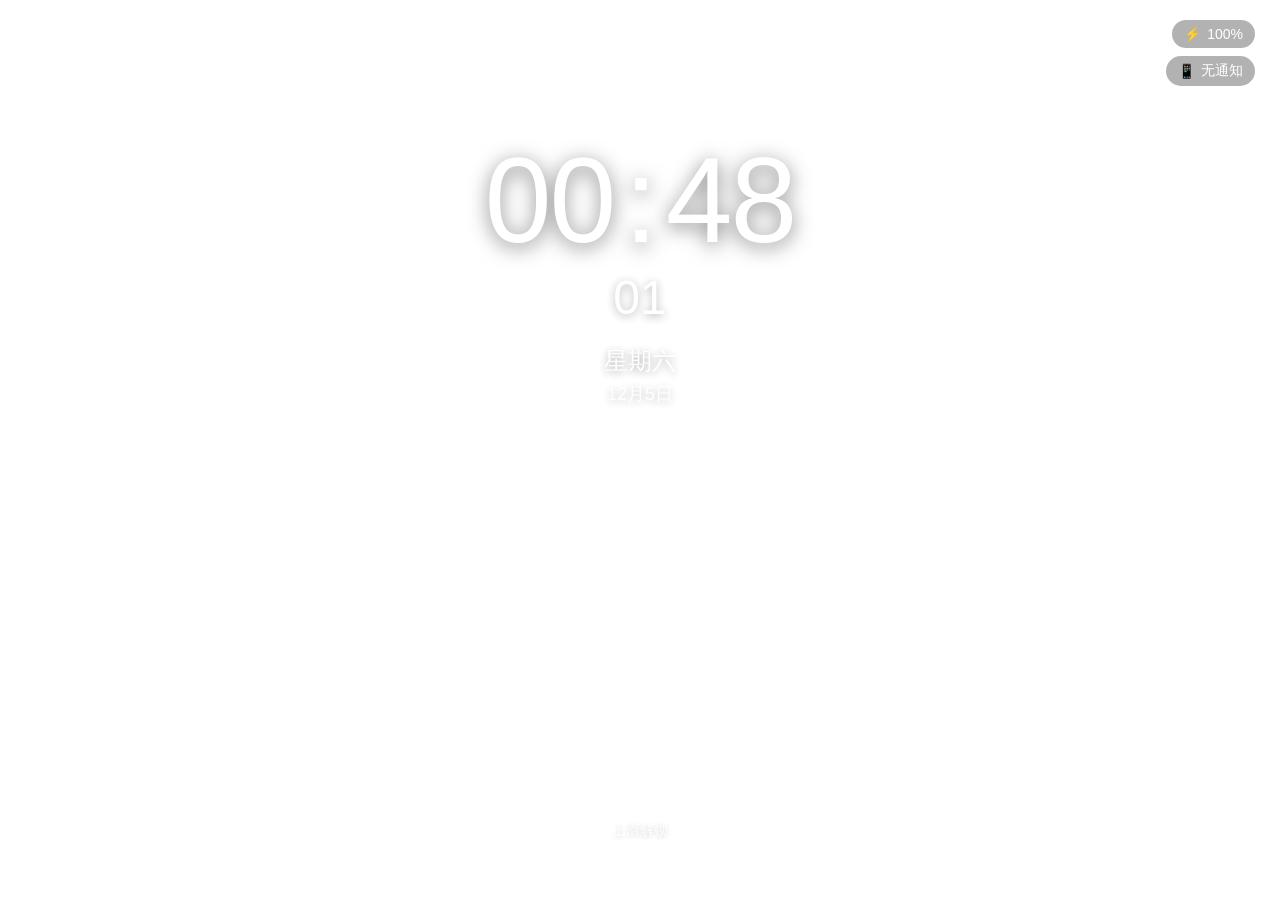
<file: src/clock-theme/index.html>
<!DOCTYPE html>
<html lang="zh-CN">
<head>
    <meta charset="UTF-8">
    <meta name="viewport" content="width=device-width, initial-scale=1.0">
    <title>time</title>
    <link rel="stylesheet" href="css/style.css">
</head>
<body>
    <div class="lockscreen-container">
        <div class="clock-section">
            <div class="time-display">
                <span id="hours">12</span>
                <span class="colon">:</span>
                <span id="minutes">00</span>
            </div>
            <div class="seconds-display">
                <span id="seconds">00</span>
            </div>
            <div class="date-display">
                <span id="weekday">星期一</span>
                <span id="date">1月1日</span>
            </div>
        </div>
        
        <div class="info-section">
            <div class="battery-info">
                <span id="battery-icon">🔋</span>
                <span id="battery-level">--%</span>
            </div>
            <div class="notification-hint" id="notification-hint">
                <span>📱</span>
                <span>无通知</span>
            </div>
        </div>
        
        <div class="unlock-hint">
            <span>上滑解锁</span>
        </div>
    </div>
    
    <script src="js/main.js"></script>
</body>
</html>
</file>
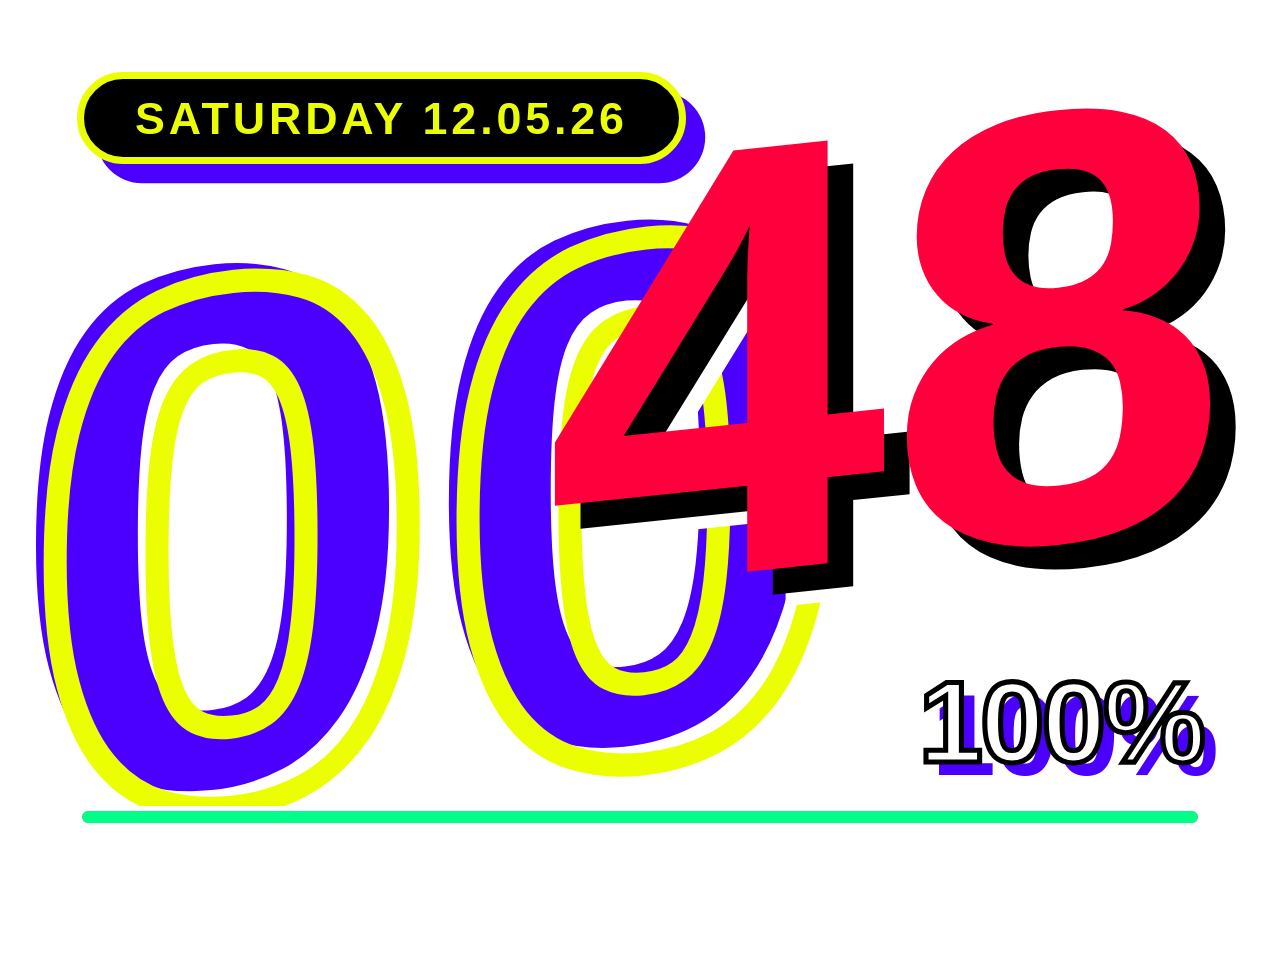
<file: src/official/Acid-Geometry/index.html>
<!--
 * Copyright (C) 2026 The AviumUI Project
 *
 * Licensed under the Apache License, Version 2.0 (the "License");
 * you may not use this file except in compliance with the License.
 * You may obtain a copy of the License at
 *
 *      http://www.apache.org/licenses/LICENSE-2.0
 *
 * Unless required by applicable law or agreed to in writing, software
 * distributed under the License is distributed on an "AS IS" BASIS,
 * WITHOUT WARRANTIES OR CONDITIONS OF ANY KIND, either express or implied.
 * See the License for the specific language governing permissions and
 * limitations under the License.
 -->
<!DOCTYPE html>
<html lang="en">
<head>
    <meta charset="UTF-8">
    <meta name="viewport" content="width=device-width, initial-scale=1.0, user-scalable=no">
    <title>Acid Geometry Lockscreen</title>
    <link rel="stylesheet" href="css/style.css">
</head>
<body>
    <div class="acid-grid">
        <div class="header">
            <div class="date-stamp" id="date">--.--.--</div>
            <div class="noti-rhombus" id="noti"></div>
        </div>
        
        <div class="time-hero">
            <div class="hour-block" id="hour">00</div>
            <div class="minute-block" id="minute">00</div>
        </div>
        
        <div class="footer">
            <div class="battery-text" id="bat-text">100%</div>
            <div class="battery-line">
                <div class="battery-fill" id="bat-fill"></div>
            </div>
        </div>
    </div>
    <script src="js/main.js"></script>
</body>
</html>
</file>
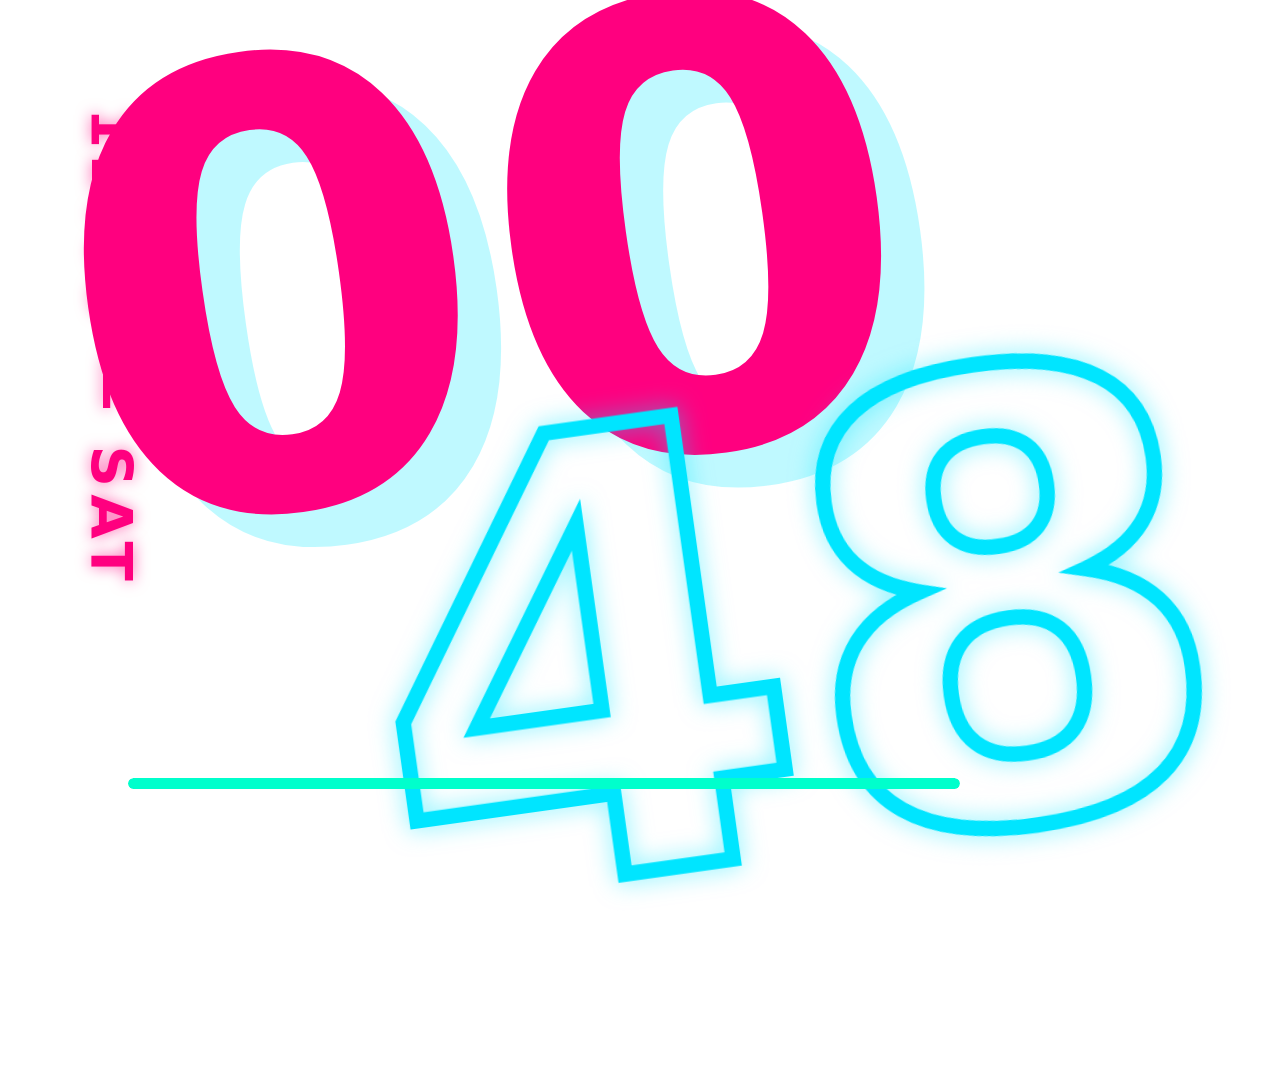
<file: src/official/Avant-Garde-clock/index.html>
<!--
 * Copyright (C) 2026 The AviumUI Project
 *
 * Licensed under the Apache License, Version 2.0 (the "License");
 * you may not use this file except in compliance with the License.
 * You may obtain a copy of the License at
 *
 *      http://www.apache.org/licenses/LICENSE-2.0
 *
 * Unless required by applicable law or agreed to in writing, software
 * distributed under the License is distributed on an "AS IS" BASIS,
 * WITHOUT WARRANTIES OR CONDITIONS OF ANY KIND, either express or implied.
 * See the License for the specific language governing permissions and
 * limitations under the License.
 -->
<!DOCTYPE html>
<html lang="en">
<head>
    <meta charset="UTF-8">
    <meta name="viewport" content="width=device-width, initial-scale=1.0, user-scalable=no">
    <title>Avant-Garde Pink-Blue Lockscreen</title>
    <link rel="stylesheet" href="css/style.css">
</head>
<body>
    <div class="canvas">
        <div class="side-date" id="date-display"></div>
        
        <div class="time-core">
            <div class="hr-box" id="hr">00</div>
            <div class="min-box" id="min">00</div>
        </div>
        
        <div class="bottom-bar">
            <div class="bat-track">
                <div class="bat-fill" id="bat-fill"></div>
            </div>
            <div class="noti-orb" id="noti"></div>
        </div>
    </div>
    <script src="js/main.js"></script>
</body>
</html>
</file>
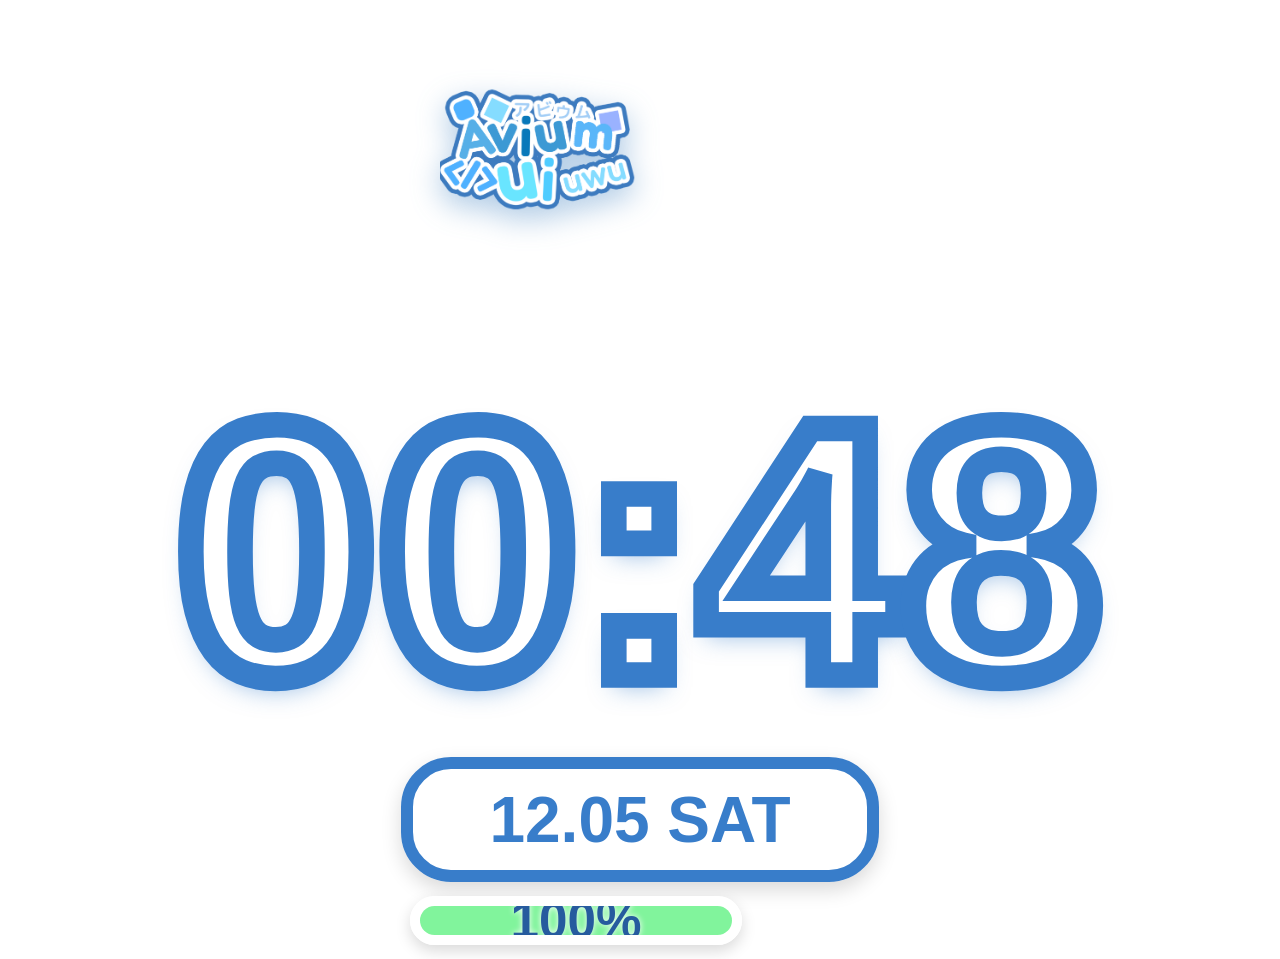
<file: src/official/Avium-clock/index.html>
<!--
 * Copyright (C) 2026 The AviumUI Project
 *
 * Licensed under the Apache License, Version 2.0 (the "License");
 * you may not use this file except in compliance with the License.
 * You may obtain a copy of the License at
 *
 *      http://www.apache.org/licenses/LICENSE-2.0
 *
 * Unless required by applicable law or agreed to in writing, software
 * distributed under the License is distributed on an "AS IS" BASIS,
 * WITHOUT WARRANTIES OR CONDITIONS OF ANY KIND, either express or implied.
 * See the License for the specific language governing permissions and
 * limitations under the License.
 -->
<!DOCTYPE html>
<html lang="zh-CN">
<head>
    <meta charset="UTF-8">
    <meta name="viewport" content="width=device-width, initial-scale=1.0, user-scalable=no">
    <title>Avium Bubble UI Lockscreen</title>
    <link rel="stylesheet" href="css/style.css">
</head>
<body>
    <div class="wrapper">
        <img src="image/Avium.svg" class="logo" alt="Avium UI">
        
        <div class="clock-container">
            <div class="time" id="time">00:00</div>
            <div class="date-pill" id="date">01.01 SUN</div>
        </div>
        
        <div class="status-bar">
            <div class="battery-module">
                <div class="battery-level" id="battery-level"></div>
                <span class="battery-val" id="battery-val">100%</span>
            </div>
            <div class="notification-badge" id="notification-badge"></div>
        </div>
    </div>
    <script src="js/main.js"></script>
</body>
</html>
</file>
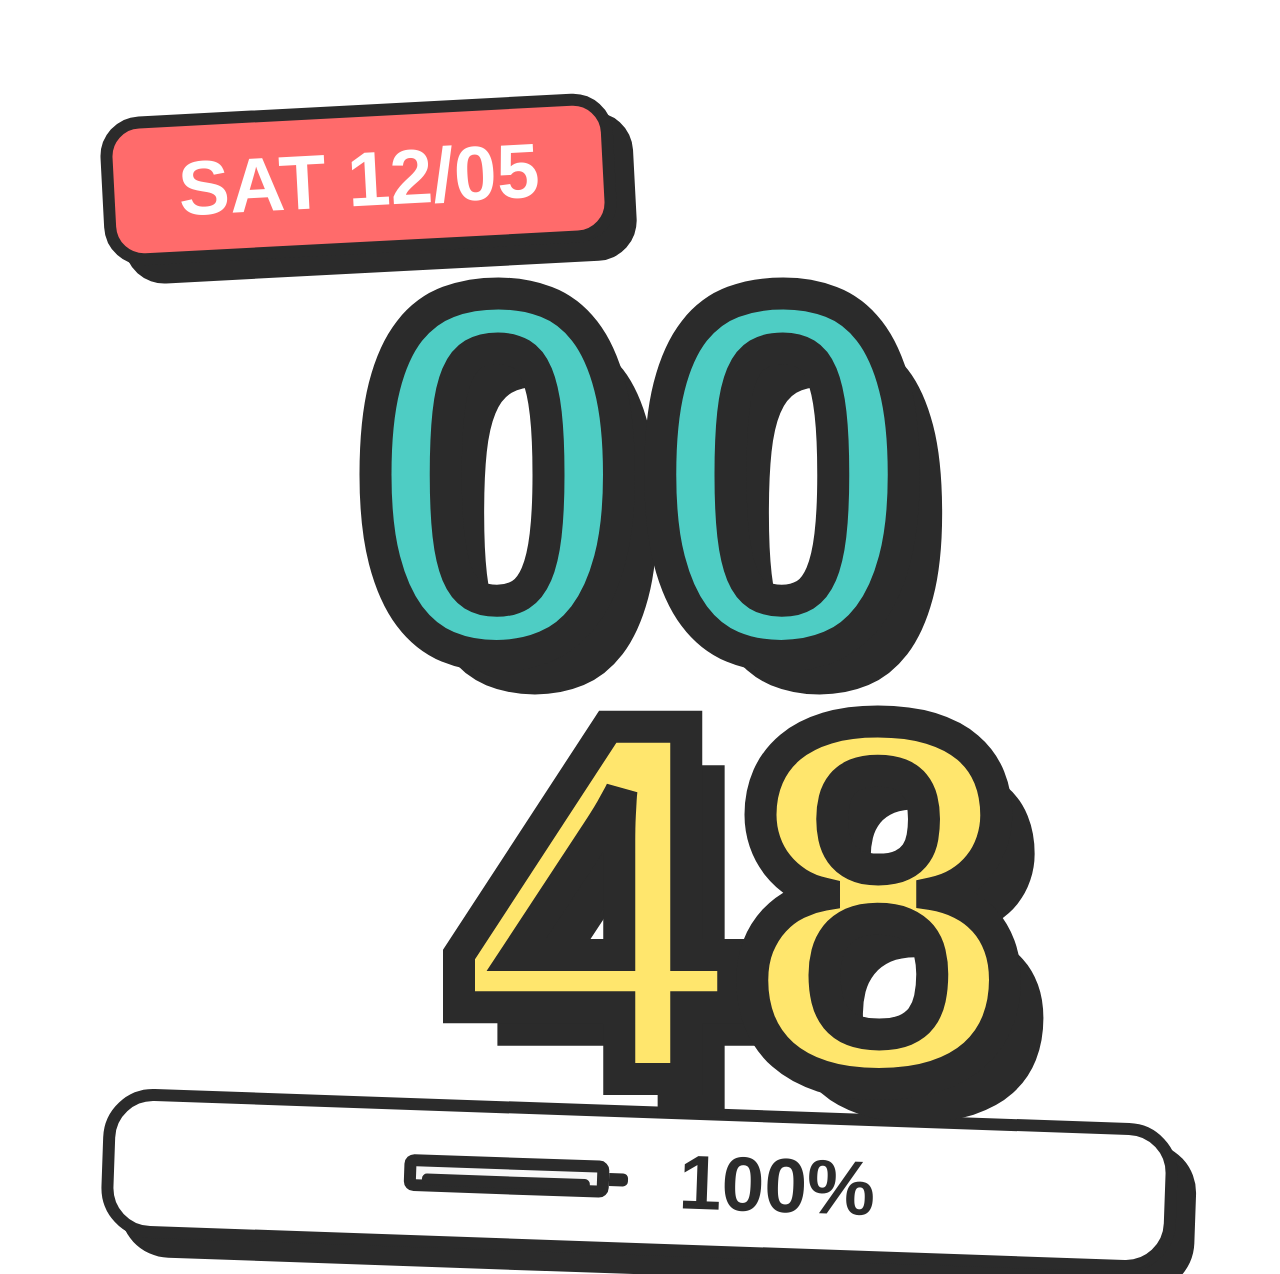
<file: src/official/Cartoon-Pop/index.html>
<!--
 * Copyright (C) 2026 The AviumUI Project
 *
 * Licensed under the Apache License, Version 2.0 (the "License");
 * you may not use this file except in compliance with the License.
 * You may obtain a copy of the License at
 *
 *      http://www.apache.org/licenses/LICENSE-2.0
 *
 * Unless required by applicable law or agreed to in writing, software
 * distributed under the License is distributed on an "AS IS" BASIS,
 * WITHOUT WARRANTIES OR CONDITIONS OF ANY KIND, either express or implied.
 * See the License for the specific language governing permissions and
 * limitations under the License.
 -->
<!DOCTYPE html>
<html lang="en">
<head>
    <meta charset="UTF-8">
    <meta name="viewport" content="width=device-width, initial-scale=1.0, user-scalable=no">
    <title>Cartoon Pop Lockscreen</title>
    <link rel="stylesheet" href="css/style.css">
</head>
<body>
    <div class="cartoon-canvas">
        <div class="top-hud">
            <div class="date-badge" id="date">--/--</div>
            <div class="noti-bubble" id="noti">!</div>
        </div>

        <div class="time-container">
            <div class="time-hours" id="hours">00</div>
            <div class="time-minutes" id="minutes">00</div>
        </div>

        <div class="bottom-hud">
            <div class="battery-wrapper">
                <div class="battery-body">
                    <div class="battery-juice" id="juice"></div>
                </div>
                <div class="battery-cap"></div>
            </div>
            <div class="battery-text" id="bat-text">100%</div>
        </div>
    </div>
    <script src="js/main.js"></script>
</body>
</html>
</file>
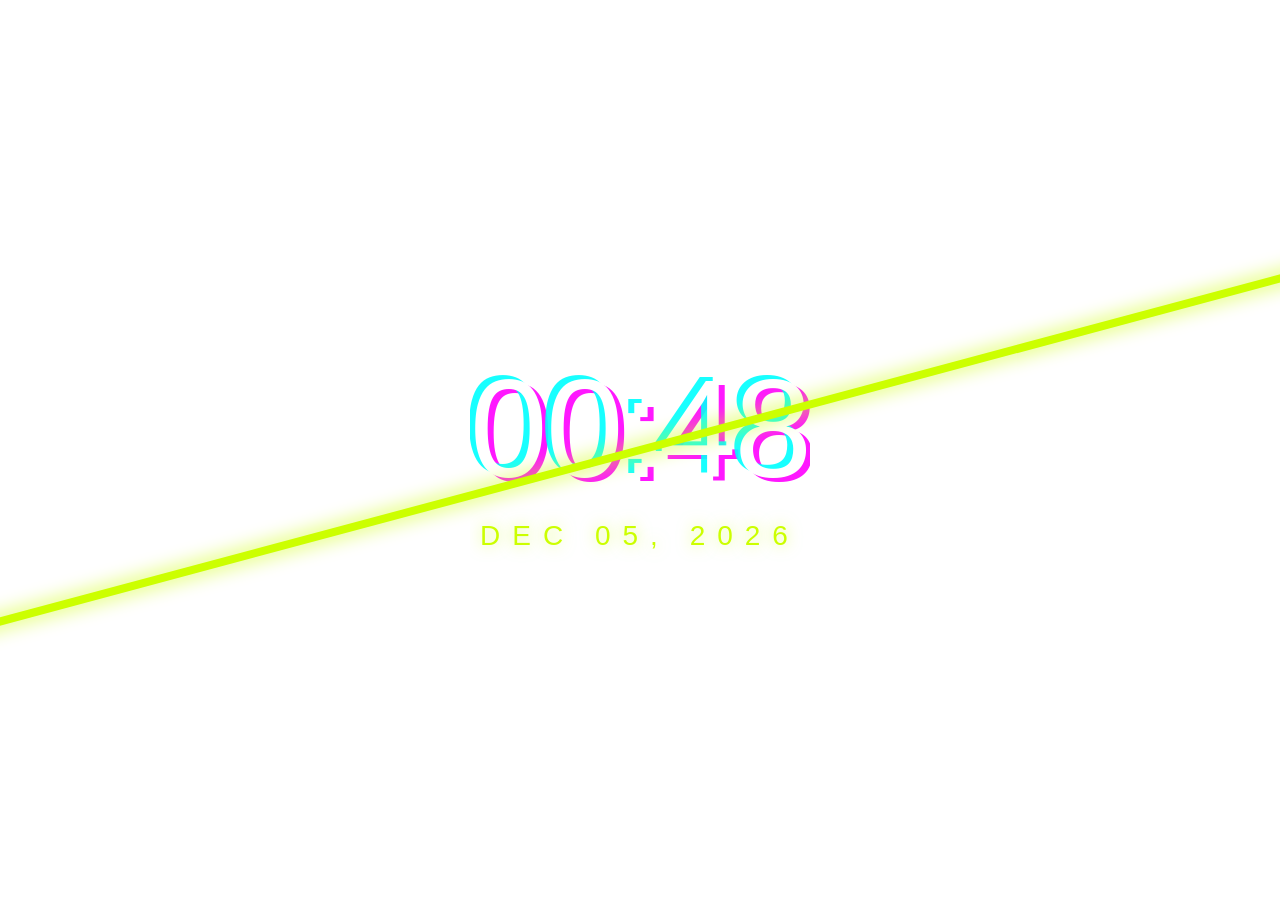
<file: src/official/Chroma-Slice/index.html>
<!--
 * Copyright (C) 2026 The AviumUI Project
 *
 * Licensed under the Apache License, Version 2.0 (the "License");
 * you may not use this file except in compliance with the License.
 * You may obtain a copy of the License at
 *
 *      http://www.apache.org/licenses/LICENSE-2.0
 *
 * Unless required by applicable law or agreed to in writing, software
 * distributed under the License is distributed on an "AS IS" BASIS,
 * WITHOUT WARRANTIES OR CONDITIONS OF ANY KIND, either express or implied.
 * See the License for the specific language governing permissions and
 * limitations under the License.
 -->
<!DOCTYPE html>
<html lang="en">
<head>
<meta charset="UTF-8">
<meta name="viewport" content="width=device-width, initial-scale=1.0">
<title>Chroma Slice</title>
<link rel="stylesheet" href="css/style.css">
</head>
<body>
<div class="wrapper">
<div class="clock" id="clock" data-time="00:00">00:00</div>
<div class="date" id="date"></div>
</div>
<div class="slice"></div>
<script src="js/main.js"></script>
</body>
</html>
</file>
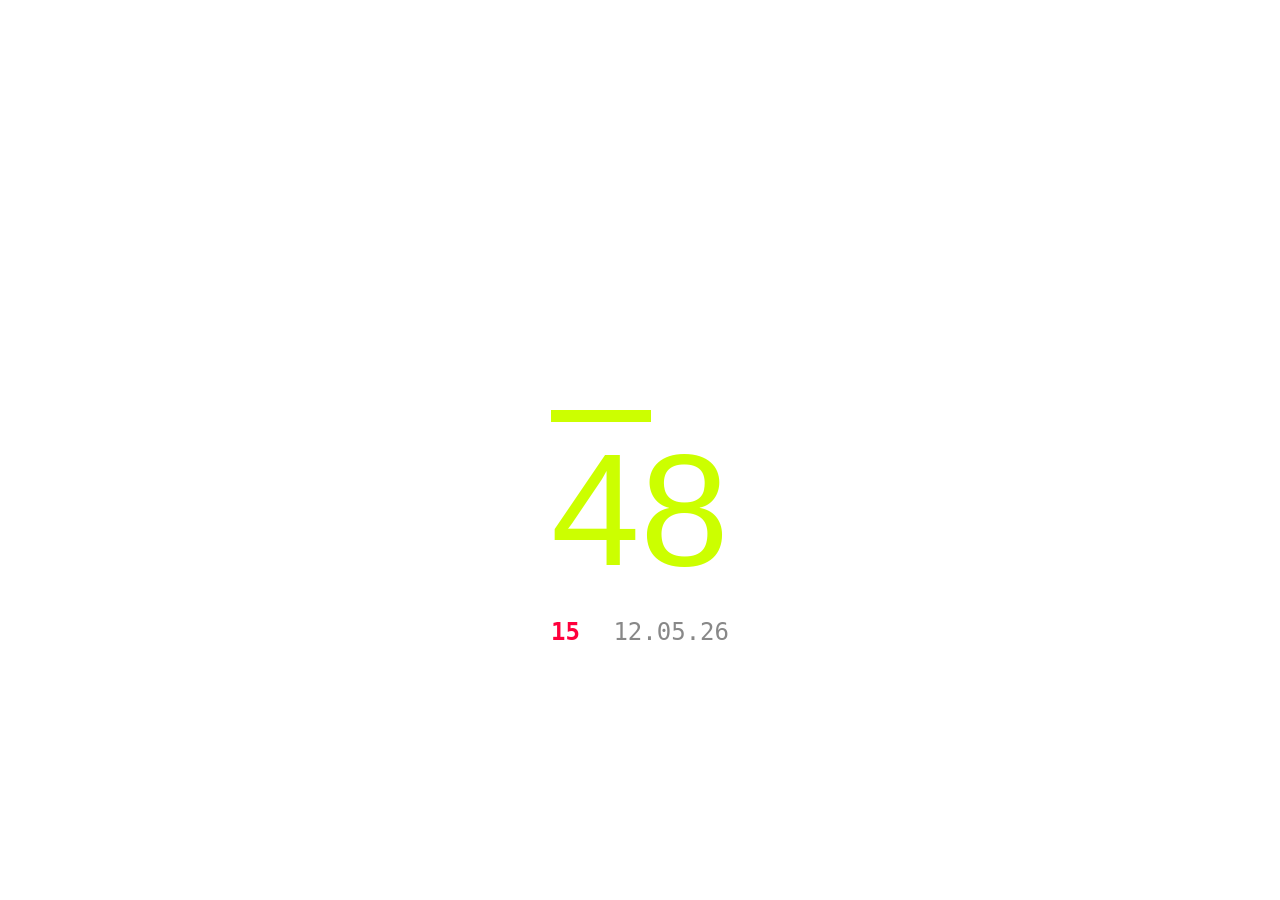
<file: src/official/Cyber-Minimal/index.html>
<!--
 * Copyright (C) 2026 The AviumUI Project
 *
 * Licensed under the Apache License, Version 2.0 (the "License");
 * you may not use this file except in compliance with the License.
 * You may obtain a copy of the License at
 *
 *      http://www.apache.org/licenses/LICENSE-2.0
 *
 * Unless required by applicable law or agreed to in writing, software
 * distributed under the License is distributed on an "AS IS" BASIS,
 * WITHOUT WARRANTIES OR CONDITIONS OF ANY KIND, either express or implied.
 * See the License for the specific language governing permissions and
 * limitations under the License.
 -->
<!DOCTYPE html>
<html lang="en">
<head>
<meta charset="UTF-8">
<meta name="viewport" content="width=device-width, initial-scale=1.0">
<title>Cyber Minimal</title>
<link rel="stylesheet" href="css/style.css">
</head>
<body>
<div class="clock-wrapper">
<div class="time-block">
<div id="hour"></div>
<div class="separator"></div>
<div id="minute"></div>
</div>
<div class="bottom-bar">
<div id="sec"></div>
<div id="date"></div>
</div>
</div>
<script src="js/main.js"></script>
</body>
</html>
</file>
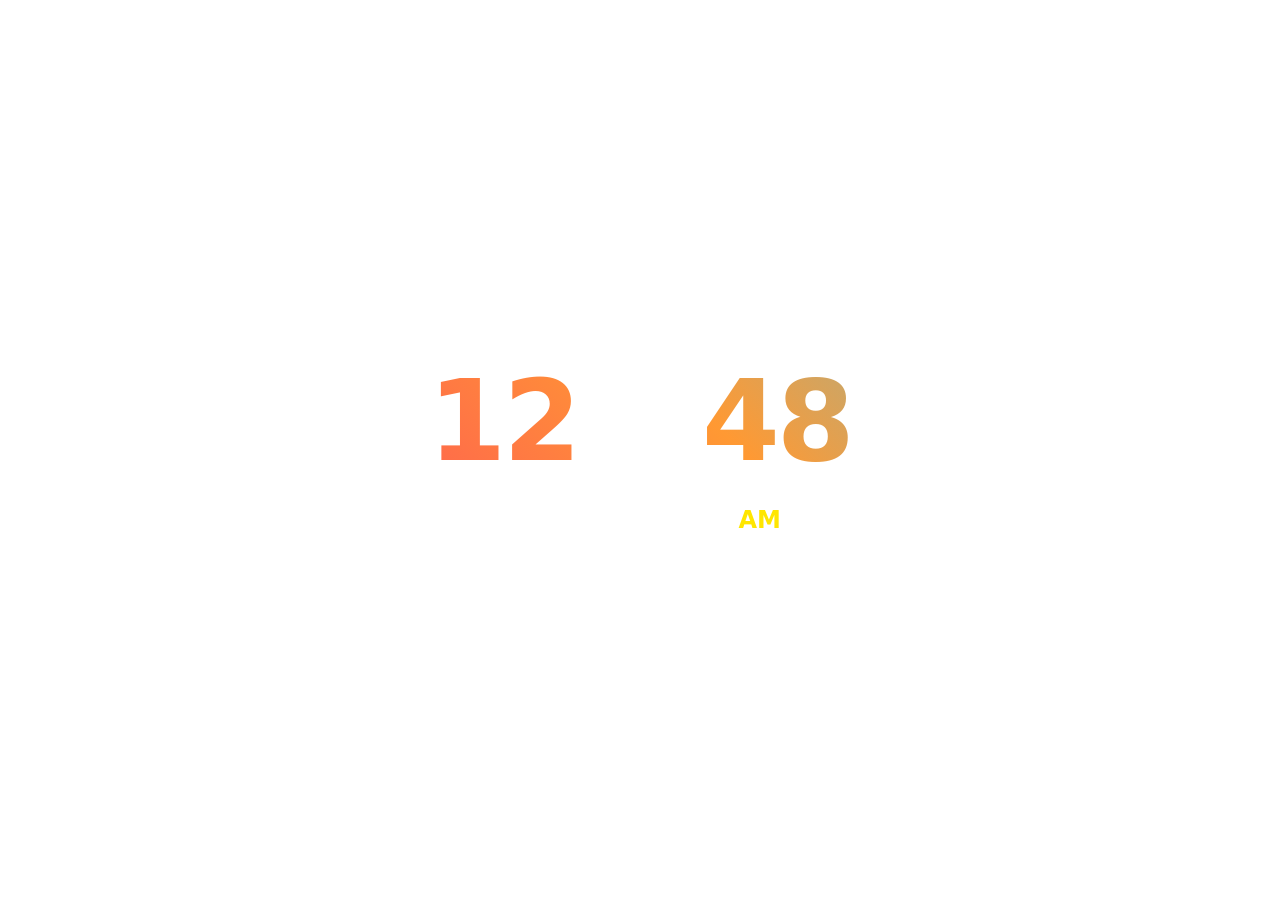
<file: src/official/Fluid-Gradient/index.html>
<!--
 * Copyright (C) 2026 The AviumUI Project
 *
 * Licensed under the Apache License, Version 2.0 (the "License");
 * you may not use this file except in compliance with the License.
 * You may obtain a copy of the License at
 *
 *      http://www.apache.org/licenses/LICENSE-2.0
 *
 * Unless required by applicable law or agreed to in writing, software
 * distributed under the License is distributed on an "AS IS" BASIS,
 * WITHOUT WARRANTIES OR CONDITIONS OF ANY KIND, either express or implied.
 * See the License for the specific language governing permissions and
 * limitations under the License.
 -->
<!DOCTYPE html>
<html lang="en">
<head>
<meta charset="UTF-8">
<meta name="viewport" content="width=device-width, initial-scale=1.0">
<title>Fluid Gradient</title>
<link rel="stylesheet" href="css/style.css">
</head>
<body>
<div class="content">
<div class="time">
<span id="h"></span>
<span class="colon">:</span>
<span id="m"></span>
</div>
<div class="info">
<span id="d"></span>
<span id="ampm"></span>
</div>
</div>
<script src="js/main.js"></script>
</body>
</html>
</file>
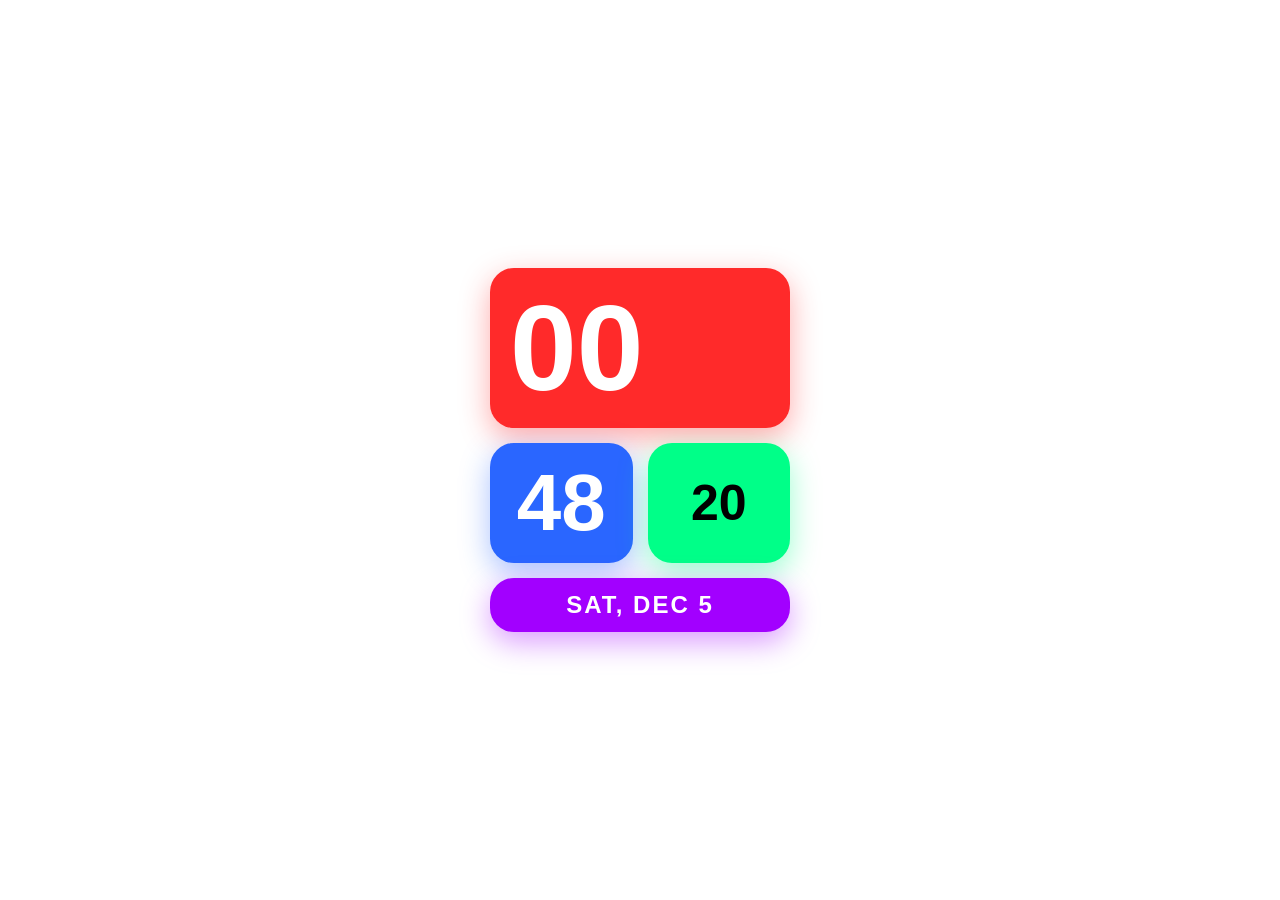
<file: src/official/Neon-Grid/index.html>
<!--
 * Copyright (C) 2026 The AviumUI Project
 *
 * Licensed under the Apache License, Version 2.0 (the "License");
 * you may not use this file except in compliance with the License.
 * You may obtain a copy of the License at
 *
 *      http://www.apache.org/licenses/LICENSE-2.0
 *
 * Unless required by applicable law or agreed to in writing, software
 * distributed under the License is distributed on an "AS IS" BASIS,
 * WITHOUT WARRANTIES OR CONDITIONS OF ANY KIND, either express or implied.
 * See the License for the specific language governing permissions and
 * limitations under the License.
 -->
<!DOCTYPE html>
<html lang="en">
<head>
<meta charset="UTF-8">
<meta name="viewport" content="width=device-width, initial-scale=1.0">
<title>Neon Grid</title>
<link rel="stylesheet" href="css/style.css">
</head>
<body>
<div class="grid">
<div class="box box-h" id="h"></div>
<div class="box box-m" id="m"></div>
<div class="box box-s" id="s"></div>
<div class="box box-d" id="d"></div>
</div>
<script src="js/main.js"></script>
</body>
</html>
</file>
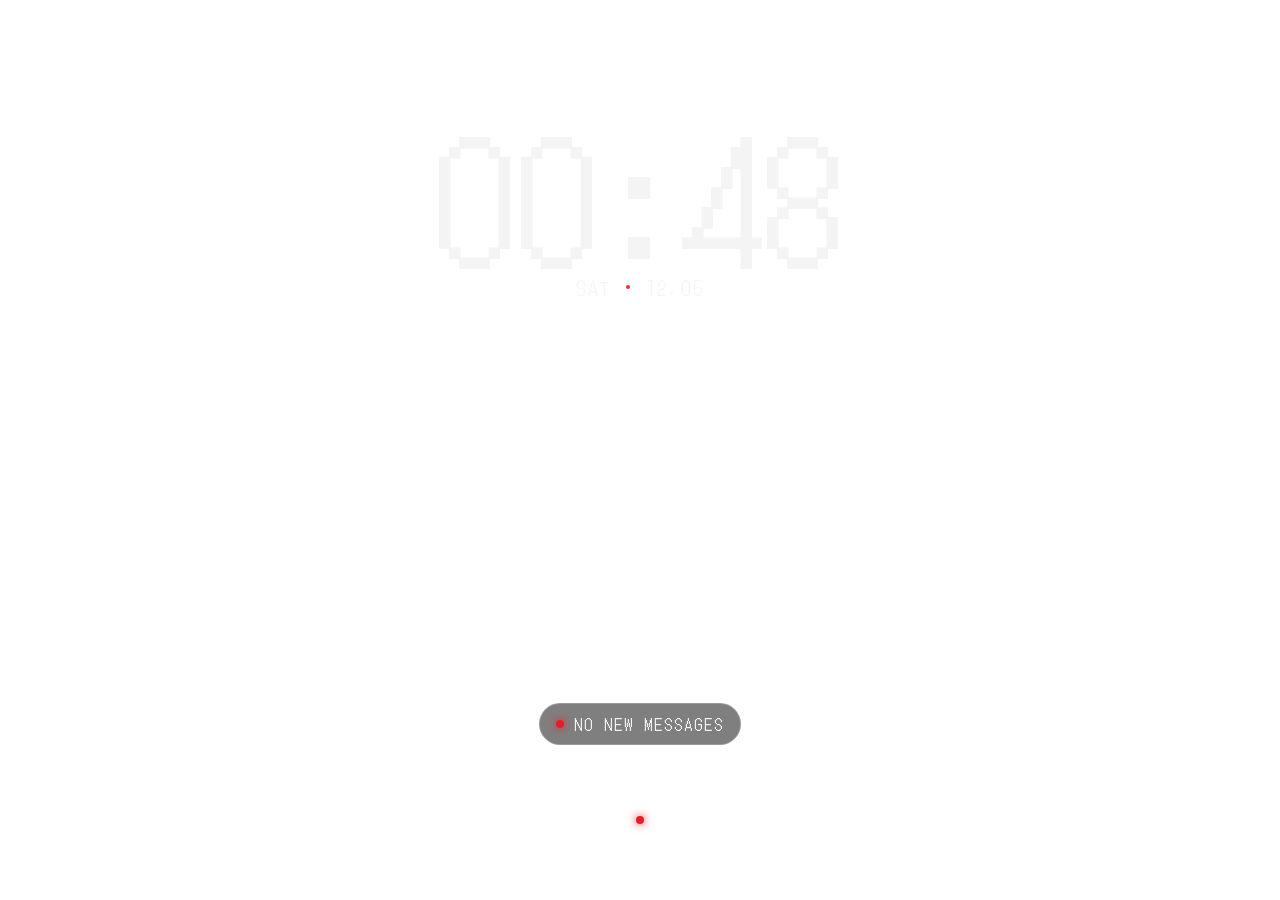
<file: src/official/Pixel-clock/index.html>
<!--
 * Copyright (C) 2026 The AviumUI Project
 *
 * Licensed under the Apache License, Version 2.0 (the "License");
 * you may not use this file except in compliance with the License.
 * You may obtain a copy of the License at
 *
 *      http://www.apache.org/licenses/LICENSE-2.0
 *
 * Unless required by applicable law or agreed to in writing, software
 * distributed under the License is distributed on an "AS IS" BASIS,
 * WITHOUT WARRANTIES OR CONDITIONS OF ANY KIND, either express or implied.
 * See the License for the specific language governing permissions and
 * limitations under the License.
 -->
<!DOCTYPE html>
<html lang="zh-CN">
<head>
    <meta charset="UTF-8">
    <meta name="viewport" content="width=device-width, initial-scale=1.0">
    <title>Nothing Phone Style Lockscreen</title>
    <link rel="stylesheet" href="css/style.css">
</head>
<body>
    <div class="lockscreen-root">
        <!-- 主时区：巨型点阵数字 -->
        <main class="clock-zone">
            <div class="time-block dot-text">
                <span id="hours">00</span><span class="blink-colon">:</span><span id="minutes">00</span>
            </div>
            <div class="date-block dot-text">
                <span id="weekday">MON</span>
                <div class="divider"></div>
                <span id="month-day">01.01</span>
            </div>
        </main>

        <!-- 通知/小组件预览区 -->
        <section class="notification-zone">
            <div class="notif-pill" id="notification-hint">
                <span class="icon red-dot"></span>
                <span class="text dot-text">NO NEW MESSAGES</span>
            </div>
        </section>

        <!-- 底部指纹/解锁提示 -->
        <footer class="bottom-tools">
            <div class="fingerprint-scan">
                <!-- 指纹纹理抽象 -->
                <div class="fp-ring r1"></div>
                <div class="fp-ring r2"></div>
                <div class="fp-ring r3"></div>
                <div class="fp-core red-dot"></div>
            </div>
        </footer>
    </div>
    
    <script src="js/main.js"></script>
</body>
</html>
</file>
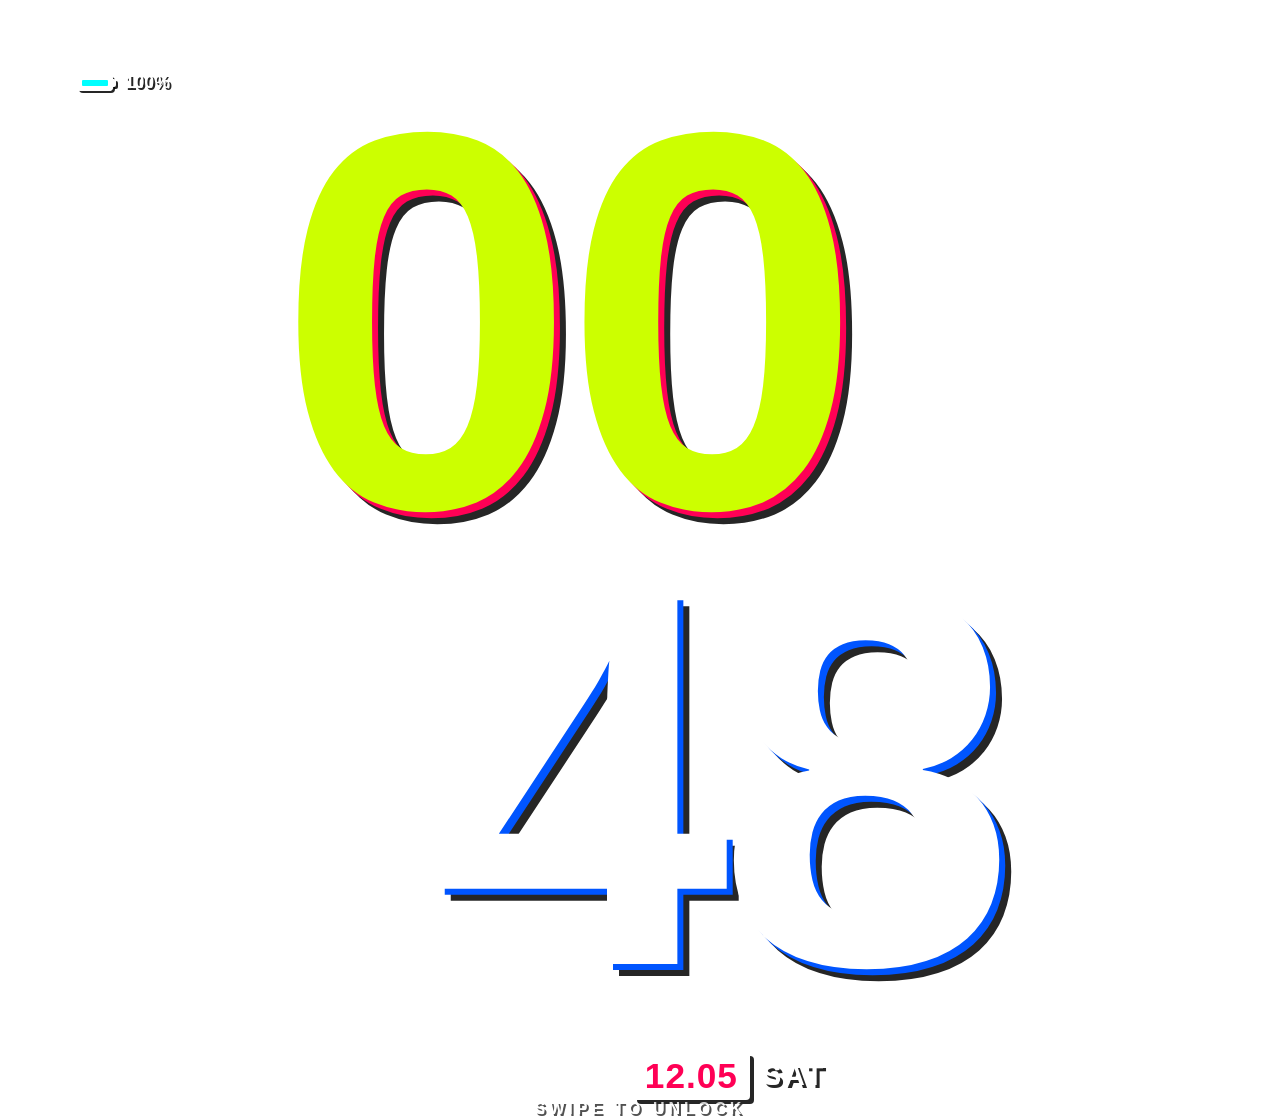
<file: src/official/Pop-Brutalism/index.html>
<!--
 * Copyright (C) 2026 The AviumUI Project
 *
 * Licensed under the Apache License, Version 2.0 (the "License");
 * you may not use this file except in compliance with the License.
 * You may obtain a copy of the License at
 *
 *      http://www.apache.org/licenses/LICENSE-2.0
 *
 * Unless required by applicable law or agreed to in writing, software
 * distributed under the License is distributed on an "AS IS" BASIS,
 * WITHOUT WARRANTIES OR CONDITIONS OF ANY KIND, either express or implied.
 * See the License for the specific language governing permissions and
 * limitations under the License.
 -->
<!DOCTYPE html>
<html lang="zh-CN">
<head>
    <meta charset="UTF-8">
    <meta name="viewport" content="width=device-width, initial-scale=1.0, user-scalable=no">
    <title>Pop-Brutalism Lockscreen</title>
    <link rel="stylesheet" href="css/style.css">
</head>
<body>
    <div class="lockscreen-container">
        <!-- 顶部状态栏 -->
        <div class="status-bar">
            <div class="battery-wrapper">
                <div class="battery">
                    <div class="battery-bar" id="battery-bar"></div>
                </div>
                <span class="battery-text" id="battery-level">--%</span>
            </div>
            <!-- 通知点：有通知时展示亮粉色呼吸灯效 -->
            <div class="notification-dot" id="notification-dot"></div>
        </div>

        <!-- 居中前卫大时钟 -->
        <div class="clock-wrapper">
            <div class="time-block">
                <div class="hours" id="hours">00</div>
                <div class="minutes" id="minutes">00</div>
            </div>
            <div class="date-block">
                <span class="month-day" id="date">01.01</span>
                <span class="day-of-week" id="weekday">SUN</span>
            </div>
        </div>
        
        <!-- 底部解锁提示 -->
        <div class="unlock-hint">
            SWIPE TO UNLOCK
        </div>
    </div>
    <script src="js/main.js"></script>
</body>
</html>
</file>
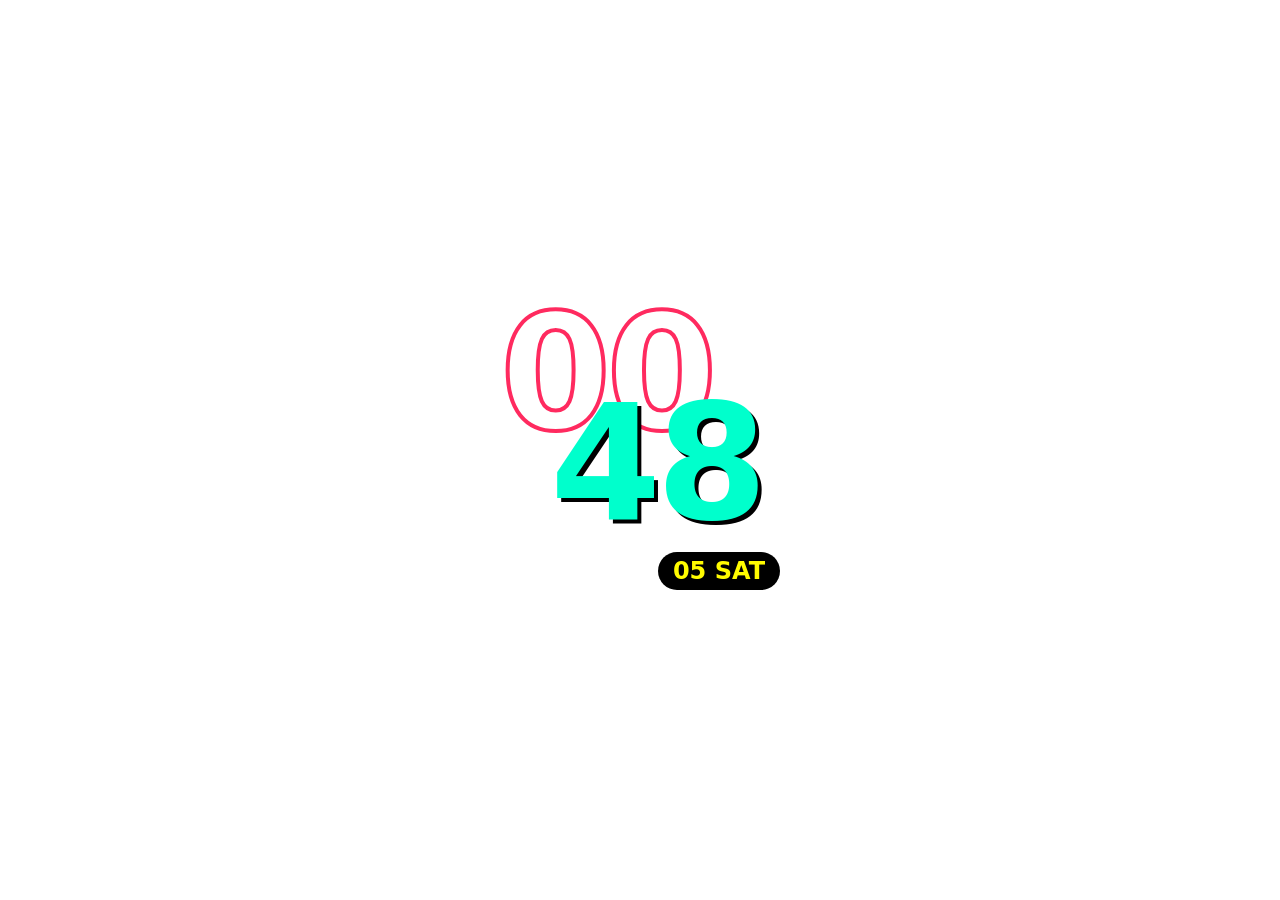
<file: src/official/Typographic-Overlap/index.html>
<!--
 * Copyright (C) 2026 The AviumUI Project
 *
 * Licensed under the Apache License, Version 2.0 (the "License");
 * you may not use this file except in compliance with the License.
 * You may obtain a copy of the License at
 *
 *      http://www.apache.org/licenses/LICENSE-2.0
 *
 * Unless required by applicable law or agreed to in writing, software
 * distributed under the License is distributed on an "AS IS" BASIS,
 * WITHOUT WARRANTIES OR CONDITIONS OF ANY KIND, either express or implied.
 * See the License for the specific language governing permissions and
 * limitations under the License.
 -->
<!DOCTYPE html>
<html lang="en">
<head>
<meta charset="UTF-8">
<meta name="viewport" content="width=device-width, initial-scale=1.0">
<title>Typographic Overlap</title>
<link rel="stylesheet" href="css/style.css">
</head>
<body>
<div class="container">
<div class="hour" id="h"></div>
<div class="minute" id="m"></div>
<div class="date" id="d"></div>
</div>
<script src="js/main.js"></script>
</body>
</html>
</file>
<file: src/clock-theme/css/style.css>
* {
    margin: 0;
    padding: 0;
    box-sizing: border-box;
}

body {
    width: 100vw;
    height: 100vh;
    background: transparent;
    color: white;
    font-family: -apple-system, BlinkMacSystemFont, 'Segoe UI', 'PingFang SC', 'Hiragino Sans GB', 'Microsoft YaHei', sans-serif;
    overflow: hidden;
    display: flex;
    justify-content: center;
    align-items: center;
}

.lockscreen-container {
    width: 100%;
    height: 100%;
    display: flex;
    flex-direction: column;
    justify-content: space-between;
    align-items: center;
    padding: 60px 30px 40px;
    position: relative;
}

.clock-section {
    display: flex;
    flex-direction: column;
    align-items: center;
    margin-top: 80px;
}

.time-display {
    display: flex;
    align-items: center;
    font-size: 96px;
    font-weight: 200;
    letter-spacing: -2px;
    text-shadow: 0 4px 20px rgba(0, 0, 0, 0.5);
    line-height: 1;
}

.time-display .colon {
    margin: 0 10px;
    animation: blink 2s infinite;
}

@keyframes blink {
    0%, 100% { opacity: 1; }
    50% { opacity: 0.3; }
}

.seconds-display {
    font-size: 36px;
    font-weight: 300;
    margin-top: 10px;
    opacity: 0.8;
    text-shadow: 0 2px 10px rgba(0, 0, 0, 0.4);
}

.date-display {
    display: flex;
    flex-direction: column;
    align-items: center;
    margin-top: 20px;
    font-size: 20px;
    font-weight: 400;
    opacity: 0.9;
    text-shadow: 0 2px 8px rgba(0, 0, 0, 0.4);
}

#weekday {
    font-size: 24px;
    margin-bottom: 5px;
}

#date {
    font-size: 18px;
    opacity: 0.8;
}

.info-section {
    position: absolute;
    top: 20px;
    right: 25px;
    display: flex;
    flex-direction: column;
    align-items: flex-end;
    gap: 8px;
}

.battery-info {
    display: flex;
    align-items: center;
    gap: 6px;
    font-size: 14px;
    padding: 6px 12px;
    background: rgba(0, 0, 0, 0.3);
    border-radius: 20px;
    backdrop-filter: blur(10px);
}

.notification-hint {
    display: flex;
    align-items: center;
    gap: 6px;
    font-size: 14px;
    padding: 6px 12px;
    background: rgba(0, 0, 0, 0.3);
    border-radius: 20px;
    backdrop-filter: blur(10px);
    transition: all 0.3s ease;
}

.notification-hint.has-notification {
    background: rgba(0, 150, 255, 0.4);
}

.unlock-hint {
    margin-bottom: 20px;
    font-size: 14px;
    opacity: 0.6;
    text-shadow: 0 1px 4px rgba(0, 0, 0, 0.3);
    animation: bounce 2s infinite;
}

@keyframes bounce {
    0%, 100% { transform: translateY(0); }
    50% { transform: translateY(-5px); }
}

@media (max-width: 400px) {
    .time-display {
        font-size: 72px;
    }
    
    .seconds-display {
        font-size: 28px;
    }
    
    .date-display {
        font-size: 16px;
    }
    
    #weekday {
        font-size: 20px;
    }
}

@media (min-width: 600px) {
    .time-display {
        font-size: 120px;
    }
    
    .seconds-display {
        font-size: 48px;
    }
}
</file>
<file: src/official/Acid-Geometry/css/style.css>
/*
 * Copyright (C) 2026 The AviumUI Project
 *
 * Licensed under the Apache License, Version 2.0 (the "License");
 * you may not use this file except in compliance with the License.
 * You may obtain a copy of the License at
 *
 *      `http://www.apache.org/licenses/LICENSE-2.0`
 *
 * Unless required by applicable law or agreed to in writing, software
 * distributed under the License is distributed on an "AS IS" BASIS,
 * WITHOUT WARRANTIES OR CONDITIONS OF ANY KIND, either express or implied.
 * See the License for the specific language governing permissions and
 * limitations under the License.
 */
* {
    margin: 0;
    padding: 0;
    box-sizing: border-box;
}

body {
    width: 100vw;
    height: 100vh;
    background: transparent;
    overflow: hidden;
    font-family: 'Arial Black', Impact, -apple-system, sans-serif;
}

.acid-grid {
    width: 100%;
    height: 100%;
    display: flex;
    flex-direction: column;
    justify-content: space-between;
    padding: 8vh 6vw;
}

.header {
    display: flex;
    justify-content: space-between;
    align-items: flex-start;
}

.date-stamp {
    font-size: 3.5vw;
    font-weight: 900;
    color: #EBFF00;
    background: #000000;
    padding: 1.5vh 4vw;
    border-radius: 50px;
    letter-spacing: 0.3vw;
    border: 0.6vw solid #EBFF00;
    box-shadow: 1.5vw 1.5vw 0 #4B00FF;
}

.noti-rhombus {
    width: 6vw;
    height: 6vw;
    background: #FF003C;
    transform: rotate(45deg) scale(0);
    transition: transform 0.5s cubic-bezier(0.68, -0.55, 0.265, 1.55);
    border: 0.6vw solid #FFFFFF;
}

.noti-rhombus.active {
    transform: rotate(225deg) scale(1.2);
    box-shadow: 0 0 5vw #FF003C;
}

.time-hero {
    position: relative;
    height: 50vh;
    display: flex;
    align-items: center;
    justify-content: center;
    transform: skewY(-6deg);
}

.hour-block {
    position: absolute;
    top: 2vh;
    left: -4vw;
    font-size: 58vw;
    font-weight: 900;
    color: transparent;
    -webkit-text-stroke: 1.8vw #EBFF00;
    line-height: 0.8;
    z-index: 1;
    text-shadow: -1.5vw -1.5vw 0 #4B00FF;
}

.minute-block {
    position: absolute;
    bottom: 2vh;
    right: -2vw;
    font-size: 48vw;
    font-weight: 900;
    color: #FF003C;
    line-height: 0.8;
    z-index: 2;
    text-shadow: 2vw 2vw 0 #000000, 3vw 3vw 0 #FFFFFF;
}

.footer {
    display: flex;
    flex-direction: column;
    gap: 2vh;
    align-items: flex-end;
}

.battery-text {
    font-size: 9vw;
    font-weight: 900;
    color: #FFFFFF;
    -webkit-text-stroke: 0.4vw #000000;
    text-shadow: 1vw 1vw 0 #4B00FF;
    letter-spacing: -0.2vw;
}

.battery-line {
    width: 100%;
    height: 2.5vh;
    background: rgba(0, 0, 0, 0.4);
    border: 0.4vw solid #FFFFFF;
    border-radius: 50px;
    overflow: hidden;
    backdrop-filter: blur(8px);
}

.battery-fill {
    height: 100%;
    width: 100%;
    background: #EBFF00;
    border-radius: 50px;
    transition: width 0.5s ease, background 0.5s ease;
}
</file>
<file: src/official/Avant-Garde-clock/css/style.css>
/*
 * Copyright (C) 2026 The AviumUI Project
 *
 * Licensed under the Apache License, Version 2.0 (the "License");
 * you may not use this file except in compliance with the License.
 * You may obtain a copy of the License at
 *
 *      `http://www.apache.org/licenses/LICENSE-2.0`
 *
 * Unless required by applicable law or agreed to in writing, software
 * distributed under the License is distributed on an "AS IS" BASIS,
 * WITHOUT WARRANTIES OR CONDITIONS OF ANY KIND, either express or implied.
 * See the License for the specific language governing permissions and
 * limitations under the License.
 */
* {
    margin: 0;
    padding: 0;
    box-sizing: border-box;
}

body {
    width: 100vw;
    height: 100vh;
    background: transparent;
    overflow: hidden;
    font-family: system-ui, -apple-system, BlinkMacSystemFont, sans-serif;
}

.canvas {
    width: 100%;
    height: 100%;
    position: relative;
    display: flex;
    align-items: center;
    justify-content: center;
}

.side-date {
    position: absolute;
    left: 6vw;
    top: 12vh;
    writing-mode: vertical-rl;
    text-orientation: mixed;
    font-size: 4.5vw;
    font-weight: 900;
    letter-spacing: 0.8vh;
    color: #FF007F;
    text-transform: uppercase;
    text-shadow: 0 0 15px rgba(255, 0, 127, 0.6);
}

.time-core {
    position: relative;
    display: flex;
    flex-direction: column;
    transform: rotate(-8deg);
}

.hr-box {
    font-size: 48vw;
    font-weight: 900;
    line-height: 0.7;
    color: #FF007F;
    text-shadow: 3vw 3vw 0px rgba(0, 229, 255, 0.25);
    z-index: 1;
}

.min-box {
    font-size: 48vw;
    font-weight: 900;
    line-height: 0.7;
    color: transparent;
    -webkit-text-stroke: 1.2vw #00E5FF;
    margin-left: 20vw;
    margin-top: -2vh;
    filter: drop-shadow(0 0 12px rgba(0, 229, 255, 0.5));
    z-index: 2;
}

.bottom-bar {
    position: absolute;
    bottom: 8vh;
    width: 80vw;
    display: flex;
    justify-content: space-between;
    align-items: center;
}

.bat-track {
    width: 65vw;
    height: 1.2vh;
    background: rgba(255, 255, 255, 0.15);
    border-radius: 2vh;
    overflow: hidden;
    backdrop-filter: blur(5px);
}

.bat-fill {
    height: 100%;
    width: 100%;
    background: linear-gradient(90deg, #FF007F, #00E5FF);
    border-radius: 2vh;
    transition: width 0.6s cubic-bezier(0.4, 0, 0.2, 1);
}

.noti-orb {
    width: 7vw;
    height: 7vw;
    border-radius: 50%;
    background: linear-gradient(135deg, #FF007F, #00E5FF);
    opacity: 0;
    transform: scale(0.3);
    transition: all 0.4s ease-out;
}

.noti-orb.active {
    opacity: 1;
    transform: scale(1);
    animation: pulseOrb 1.5s infinite alternate;
}

@keyframes pulseOrb {
    0% {
        box-shadow: 0 0 10px #FF007F;
        transform: scale(1);
    }
    100% {
        box-shadow: 0 0 25px #00E5FF;
        transform: scale(1.15);
    }
}
</file>
<file: src/official/Avium-clock/css/style.css>
/*
 * Copyright (C) 2026 The AviumUI Project
 *
 * Licensed under the Apache License, Version 2.0 (the "License");
 * you may not use this file except in compliance with the License.
 * You may obtain a copy of the License at
 *
 *      `http://www.apache.org/licenses/LICENSE-2.0`
 *
 * Unless required by applicable law or agreed to in writing, software
 * distributed under the License is distributed on an "AS IS" BASIS,
 * WITHOUT WARRANTIES OR CONDITIONS OF ANY KIND, either express or implied.
 * See the License for the specific language governing permissions and
 * limitations under the License.
 */
* {
    margin: 0;
    padding: 0;
    box-sizing: border-box;
}

body {
    width: 100vw;
    height: 100vh;
    background: transparent;
    overflow: hidden;
    font-family: 'Arial Rounded MT Bold', 'Varela Round', -apple-system, BlinkMacSystemFont, sans-serif;
    color: #FFFFFF;
}

.wrapper {
    width: 100%;
    height: 100%;
    display: flex;
    flex-direction: column;
    align-items: center;
    justify-content: flex-start;
    padding: 6vh 0 8vh 0;
}

.logo {
    width: 80vw;
    max-width: 400px;
    margin-bottom: 2vh;
    animation: bounceLogo 4s ease-in-out infinite;
    filter: drop-shadow(0 10px 15px rgba(58, 126, 189, 0.4));
}

@keyframes bounceLogo {
    0%, 100% { transform: translateY(0) rotate(-3deg) scale(1); }
    50% { transform: translateY(-15px) rotate(3deg) scale(1.05); }
}

.clock-container {
    display: flex;
    flex-direction: column;
    align-items: center;
    justify-content: center;
}

.time {
    font-size: 28vw;
    font-weight: 900;
    line-height: 1;
    letter-spacing: 2px;
    color: #FFFFFF;
    -webkit-text-stroke: 2vw #387DCA;
    text-shadow: 0 12px 25px rgba(56, 125, 202, 0.5);
}

.date-pill {
    margin-top: 3vh;
    padding: 1.5vh 6vw;
    background: rgba(255, 255, 255, 0.95);
    color: #387DCA;
    font-size: 5vw;
    font-weight: 800;
    border-radius: 50px;
    border: 1vw solid #387DCA;
    box-shadow: 0 8px 20px rgba(0, 0, 0, 0.15);
}

.status-bar {
    display: flex;
    align-items: center;
    gap: 4vw;
}

.battery-module {
    display: flex;
    align-items: center;
    justify-content: center;
    width: 26vw;
    height: 5.5vh;
    background: rgba(255, 255, 255, 0.4);
    border: 0.8vw solid #FFFFFF;
    border-radius: 30px;
    position: relative;
    overflow: hidden;
    backdrop-filter: blur(12px);
    box-shadow: 0 6px 15px rgba(0, 0, 0, 0.15);
}

.battery-level {
    position: absolute;
    left: 0;
    top: 0;
    bottom: 0;
    background: #62C8FF;
    width: 100%;
    transition: width 0.4s ease, background 0.4s ease;
    z-index: 1;
}

.battery-val {
    position: relative;
    z-index: 2;
    font-weight: 900;
    font-size: 4vw;
    color: #265B9E;
    text-shadow: 0px 0px 6px #FFFFFF;
}

.notification-badge {
    width: 6vw;
    height: 6vw;
    background: #FF85A2;
    border-radius: 50%;
    border: 0.8vw solid #FFFFFF;
    box-shadow: 0 6px 15px rgba(0, 0, 0, 0.15);
    opacity: 0;
    transform: scale(0);
    transition: all 0.4s cubic-bezier(0.175, 0.885, 0.32, 1.275);
}

.notification-badge.active {
    opacity: 1;
    transform: scale(1);
    animation: pulseBadge 1.5s infinite;
}

@keyframes pulseBadge {
    0% { box-shadow: 0 0 0 0 rgba(255, 133, 162, 0.7); }
    70% { box-shadow: 0 0 0 15px rgba(255, 133, 162, 0); }
    100% { box-shadow: 0 0 0 0 rgba(255, 133, 162, 0); }
}
</file>
<file: src/official/Cartoon-Pop/css/style.css>
/*
 * Copyright (C) 2026 The AviumUI Project
 *
 * Licensed under the Apache License, Version 2.0 (the "License");
 * you may not use this file except in compliance with the License.
 * You may obtain a copy of the License at
 *
 *      `http://www.apache.org/licenses/LICENSE-2.0`
 *
 * Unless required by applicable law or agreed to in writing, software
 * distributed under the License is distributed on an "AS IS" BASIS,
 * WITHOUT WARRANTIES OR CONDITIONS OF ANY KIND, either express or implied.
 * See the License for the specific language governing permissions and
 * limitations under the License.
 */
* {
    margin: 0;
    padding: 0;
    box-sizing: border-box;
}

body {
    width: 100vw;
    height: 100vh;
    background: transparent;
    overflow: hidden;
    font-family: 'Comic Sans MS', 'Chalkboard SE', 'Marker Felt', 'Arial Rounded MT Bold', sans-serif;
}

.cartoon-canvas {
    width: 100%;
    height: 100%;
    display: flex;
    flex-direction: column;
    justify-content: space-between;
    padding: 10vh 8vw;
}

.top-hud {
    display: flex;
    justify-content: space-between;
    align-items: center;
}

.date-badge {
    background: #FF6B6B;
    color: #FFFFFF;
    font-size: 6vw;
    font-weight: 900;
    padding: 2vh 5vw;
    border-radius: 40px;
    border: 1vw solid #2B2B2B;
    box-shadow: 1.5vw 1.5vw 0px #2B2B2B;
    transform: rotate(-3deg);
    animation: float 4s ease-in-out infinite;
}

@keyframes float {
    0%, 100% { transform: translateY(0) rotate(-3deg); }
    50% { transform: translateY(-2vh) rotate(2deg); }
}

.noti-bubble {
    background: #FFE66D;
    color: #2B2B2B;
    font-size: 8vw;
    font-weight: 900;
    width: 14vw;
    height: 14vw;
    display: flex;
    align-items: center;
    justify-content: center;
    border-radius: 50% 50% 0 50%;
    border: 1vw solid #2B2B2B;
    box-shadow: 1vw 1vw 0px #2B2B2B;
    opacity: 0;
    transform: scale(0);
    transition: all 0.3s cubic-bezier(0.175, 0.885, 0.32, 1.275);
}

.noti-bubble.active {
    opacity: 1;
    transform: scale(1) rotate(10deg);
    animation: shake 0.5s infinite alternate;
}

@keyframes shake {
    0% { transform: scale(1) rotate(10deg); }
    100% { transform: scale(1.1) rotate(-10deg); }
}

.time-container {
    display: flex;
    flex-direction: column;
    align-items: center;
    justify-content: center;
    gap: 2vh;
}

.time-hours, .time-minutes {
    font-size: 40vw;
    font-weight: 900;
    line-height: 0.8;
    color: #4ECDC4;
    -webkit-text-stroke: 2.5vw #2B2B2B;
    text-shadow: 3vw 3vw 0px #2B2B2B;
    z-index: 2;
}

.time-minutes {
    color: #FFE66D;
    margin-left: 15vw;
    z-index: 1;
}

.bottom-hud {
    display: flex;
    align-items: center;
    justify-content: center;
    gap: 4vw;
    background: #FFFFFF;
    padding: 2vh 4vw;
    border-radius: 50px;
    border: 1vw solid #2B2B2B;
    box-shadow: 1.5vw 1.5vw 0px #2B2B2B;
    transform: rotate(2deg);
}

.battery-wrapper {
    display: flex;
    align-items: center;
}

.battery-body {
    width: 16vw;
    height: 4vh;
    border: 1vw solid #2B2B2B;
    border-radius: 10px;
    padding: 0.5vw;
    background: #F7F7F7;
}

.battery-juice {
    height: 100%;
    width: 100%;
    background: #4ECDC4;
    border-radius: 5px;
    border: 0.5vw solid #2B2B2B;
    transition: width 0.3s ease, background 0.3s ease;
}

.battery-cap {
    width: 1.5vw;
    height: 1.5vh;
    background: #2B2B2B;
    border-radius: 0 5px 5px 0;
}

.battery-text {
    font-size: 6vw;
    font-weight: 900;
    color: #2B2B2B;
}
</file>
<file: src/official/Chroma-Slice/css/style.css>
/*
 * Copyright (C) 2026 The AviumUI Project
 *
 * Licensed under the Apache License, Version 2.0 (the "License");
 * you may not use this file except in compliance with the License.
 * You may obtain a copy of the License at
 *
 *      `http://www.apache.org/licenses/LICENSE-2.0`
 *
 * Unless required by applicable law or agreed to in writing, software
 * distributed under the License is distributed on an "AS IS" BASIS,
 * WITHOUT WARRANTIES OR CONDITIONS OF ANY KIND, either express or implied.
 * See the License for the specific language governing permissions and
 * limitations under the License.
 */
body, html {
    margin: 0;
    height: 100%;
    background-color: transparent;
    font-family: 'Impact', sans-serif;
    display: flex;
    align-items: center;
    justify-content: center;
    overflow: hidden;
}
.wrapper {
    display: flex;
    flex-direction: column;
    align-items: center;
    z-index: 2;
}
.clock {
    position: relative;
    font-size: 140px;
    font-weight: 400;
    color: #ffffff;
    letter-spacing: -2px;
}
.clock::before, .clock::after {
    content: attr(data-time);
    position: absolute;
    top: 0;
    left: 0;
    opacity: 0.9;
}
.clock::before {
    color: #00ffff;
    z-index: -1;
    transform: translate(-6px, -4px);
}
.clock::after {
    color: #ff00ff;
    z-index: -2;
    transform: translate(6px, 4px);
}
.date {
    margin-top: 10px;
    color: #ccff00;
    font-size: 28px;
    letter-spacing: 12px;
    text-transform: uppercase;
    text-shadow: 0 0 15px rgba(204, 255, 0, 0.6);
}
.slice {
    position: absolute;
    width: 150%;
    height: 8px;
    background: #ccff00;
    transform: rotate(-15deg);
    z-index: 5;
    box-shadow: 0 0 20px #ccff00;
}
</file>
<file: src/official/Cyber-Minimal/css/style.css>
/*
 * Copyright (C) 2026 The AviumUI Project
 *
 * Licensed under the Apache License, Version 2.0 (the "License");
 * you may not use this file except in compliance with the License.
 * You may obtain a copy of the License at
 *
 *      `http://www.apache.org/licenses/LICENSE-2.0`
 *
 * Unless required by applicable law or agreed to in writing, software
 * distributed under the License is distributed on an "AS IS" BASIS,
 * WITHOUT WARRANTIES OR CONDITIONS OF ANY KIND, either express or implied.
 * See the License for the specific language governing permissions and
 * limitations under the License.
 */
body, html {
    margin: 0;
    padding: 0;
    height: 100%;
    background-color: transparent;
    color: #ccff00;
    font-family: 'Arial Black', Impact, sans-serif;
    display: flex;
    align-items: center;
    justify-content: center;
}
.clock-wrapper {
    width: 100%;
    max-width: 400px;
    padding: 20px;
    box-sizing: border-box;
}
.time-block {
    font-size: 10rem;
    line-height: 0.85;
    display: flex;
    flex-direction: column;
    align-items: flex-start;
}
#hour {
    color: #fff;
}
.separator {
    width: 100px;
    height: 12px;
    background-color: #ccff00;
    margin: 20px 0;
}
#minute {
    color: #ccff00;
}
.bottom-bar {
    margin-top: 40px;
    display: flex;
    justify-content: space-between;
    align-items: flex-end;
    font-family: monospace;
    font-size: 1.5rem;
    text-transform: uppercase;
}
#sec {
    color: #ff003c;
    font-weight: bold;
}
#date {
    color: #888;
}
</file>
<file: src/official/Fluid-Gradient/css/style.css>
/*
 * Copyright (C) 2026 The AviumUI Project
 *
 * Licensed under the Apache License, Version 2.0 (the "License");
 * you may not use this file except in compliance with the License.
 * You may obtain a copy of the License at
 *
 *      `http://www.apache.org/licenses/LICENSE-2.0`
 *
 * Unless required by applicable law or agreed to in writing, software
 * distributed under the License is distributed on an "AS IS" BASIS,
 * WITHOUT WARRANTIES OR CONDITIONS OF ANY KIND, either express or implied.
 * See the License for the specific language governing permissions and
 * limitations under the License.
 */
body, html {
    margin: 0;
    height: 100%;
    overflow: hidden;
    font-family: system-ui, -apple-system, sans-serif;
    background-color: transparent;
}
.content {
    position: relative;
    height: 100%;
    display: flex;
    flex-direction: column;
    justify-content: center;
    align-items: center;
}
.time {
    font-size: 7rem;
    font-weight: 900;
    letter-spacing: -3px;
    background: linear-gradient(45deg, #ff3366, #ff9933, #33ccff, #cc33ff);
    background-size: 400% 400%;
    animation: grad 5s ease infinite;
    -webkit-background-clip: text;
    -webkit-text-fill-color: transparent;
}
@keyframes grad {
    0% { background-position: 0% 50%; }
    50% { background-position: 100% 50%; }
    100% { background-position: 0% 50%; }
}
.colon {
    opacity: 0.8;
    margin: 0 5px;
}
.info {
    display: flex;
    gap: 15px;
    font-size: 1.5rem;
    font-weight: 600;
    margin-top: 10px;
    background: rgba(255,255,255,0.2);
    padding: 10px 20px;
    border-radius: 50px;
    backdrop-filter: blur(10px);
    -webkit-backdrop-filter: blur(10px);
    color: white;
}
#ampm {
    color: #ffe600;
}
</file>
<file: src/official/Neon-Grid/css/style.css>
/*
 * Copyright (C) 2026 The AviumUI Project
 *
 * Licensed under the Apache License, Version 2.0 (the "License");
 * you may not use this file except in compliance with the License.
 * You may obtain a copy of the License at
 *
 *      `http://www.apache.org/licenses/LICENSE-2.0`
 *
 * Unless required by applicable law or agreed to in writing, software
 * distributed under the License is distributed on an "AS IS" BASIS,
 * WITHOUT WARRANTIES OR CONDITIONS OF ANY KIND, either express or implied.
 * See the License for the specific language governing permissions and
 * limitations under the License.
 */
body, html {
    margin: 0;
    height: 100%;
    background-color: transparent;
    font-family: 'Arial Black', sans-serif;
    display: flex;
    align-items: center;
    justify-content: center;
}
.grid {
    display: grid;
    grid-template-columns: 1fr 1fr;
    grid-template-rows: auto auto auto;
    gap: 15px;
    width: 300px;
}
.box {
    display: flex;
    align-items: center;
    justify-content: center;
    border-radius: 24px;
    font-weight: 900;
    line-height: 1;
}
.box-h {
    grid-column: 1 / 3;
    background: #ff2a2a;
    color: #ffffff;
    font-size: 120px;
    padding: 20px;
    justify-content: flex-start;
    box-shadow: 0 10px 30px rgba(255, 42, 42, 0.4);
}
.box-m {
    background: #2a66ff;
    color: #ffffff;
    font-size: 80px;
    padding: 20px;
    box-shadow: 0 10px 30px rgba(42, 102, 255, 0.4);
}
.box-s {
    background: #00ff88;
    color: #000000;
    font-size: 50px;
    padding: 20px;
    box-shadow: 0 10px 30px rgba(0, 255, 136, 0.4);
}
.box-d {
    grid-column: 1 / 3;
    background: #a200ff;
    color: #ffffff;
    font-size: 24px;
    padding: 15px 20px;
    box-shadow: 0 10px 30px rgba(162, 0, 255, 0.4);
    letter-spacing: 2px;
    text-transform: uppercase;
}
</file>
<file: src/official/Pixel-clock/css/style.css>
/*
 * Copyright (C) 2026 The AviumUI Project
 *
 * Licensed under the Apache License, Version 2.0 (the "License");
 * you may not use this file except in compliance with the License.
 * You may obtain a copy of the License at
 *
 *      `http://www.apache.org/licenses/LICENSE-2.0`
 *
 * Unless required by applicable law or agreed to in writing, software
 * distributed under the License is distributed on an "AS IS" BASIS,
 * WITHOUT WARRANTIES OR CONDITIONS OF ANY KIND, either express or implied.
 * See the License for the specific language governing permissions and
 * limitations under the License.
 */
@import url('https://fonts.googleapis.com/css2?family=DotGothic16&display=swap');

:root {
    --text-color: #f4f4f4;
    --bg-color: transparent;
    --accent-red: #ea1b22;
    --dot-font: 'DotGothic16', monospace, sans-serif;
}

* {
    margin: 0;
    padding: 0;
    box-sizing: border-box;
}

body {
    background-color: var(--bg-color);
    color: var(--text-color);
    font-family: -apple-system, sans-serif;
    overflow: hidden;
    height: 100vh;
    width: 100vw;
    display: flex;
    justify-content: center;
    align-items: center;
}

/* 带有抽象点阵背景的干扰网格 */
body::before {
    content: '';
    position: absolute;
    top: 0;
    left: 0;
    width: 100%;
    height: 100%;
    background-image: radial-gradient(rgba(255, 255, 255, 0.1) 1px, transparent 1px);
    background-size: 20px 20px;
    z-index: 0;
    opacity: 0.5;
}

.lockscreen-root {
    position: relative;
    z-index: 10;
    width: 100%;
    height: 100%;
    display: flex;
    flex-direction: column;
    padding: 40px 20px 20px;
}

.dot-text {
    font-family: var(--dot-font);
    text-transform: uppercase;
    letter-spacing: 2px;
}

/* Status Bar */
.status-bar {
    display: flex;
    justify-content: space-between;
    font-size: 14px;
    opacity: 0.8;
}

.network-info, .battery-info {
    display: flex;
    align-items: center;
    gap: 8px;
}

.signal-dots {
    display: flex;
    gap: 3px;
}
.signal-dots .dot {
    width: 6px;
    height: 6px;
    border-radius: 50%;
    background: transparent;
    border: 1px solid var(--text-color);
}
.signal-dots .dot.active {
    background: var(--text-color);
}

.battery-icon {
    width: 24px;
    height: 12px;
    border: 1px solid var(--text-color);
    border-radius: 2px;
    padding: 1px;
    position: relative;
}
.battery-icon::after {
    content: '';
    position: absolute;
    right: -4px;
    top: 3px;
    width: 2px;
    height: 4px;
    background: var(--text-color);
}
.level-fill {
    height: 100%;
    width: 80%;
    background: var(--text-color);
    transition: width 0.3s ease;
}

/* Main Clock Zone */
.clock-zone {
    margin-top: 10vh;
    display: flex;
    flex-direction: column;
    align-items: center;
    gap: 15px;
}

.time-block {
    font-size: clamp(6rem, 25vw, 10rem);
    line-height: 0.8;
    color: var(--text-color);
    text-shadow: 2px 2px 0px rgba(255, 255, 255, 0.2);
    display: flex;
}

.blink-colon {
    animation: blink 1s step-end infinite;
}

@keyframes blink {
    50% { opacity: 0; }
}

.date-block {
    display: flex;
    align-items: center;
    gap: 15px;
    font-size: 1.2rem;
    color: var(--text-color);
    opacity: 0.9;
}

.divider {
    width: 4px;
    height: 4px;
    border-radius: 50%;
    background: var(--accent-red);
}

/* Notification Zone */
.notification-zone {
    flex: 1;
    display: flex;
    justify-content: center;
    align-items: flex-end;
    padding-bottom: 5vh;
}

.notif-pill {
    display: flex;
    align-items: center;
    gap: 10px;
    border: 1px solid rgba(255, 255, 255, 0.2);
    padding: 8px 16px;
    border-radius: 50px;
    background: rgba(0, 0, 0, 0.5);
    backdrop-filter: blur(5px);
}

.red-dot {
    width: 8px;
    height: 8px;
    background-color: var(--accent-red);
    border-radius: 50%;
    box-shadow: 0 0 10px var(--accent-red);
}

/* Bottom Tools */
.bottom-tools {
    display: flex;
    justify-content: center;
    align-items: flex-end;
    margin-bottom: 20px;
    padding: 0;
}

.fingerprint-scan {
    position: relative;
    width: 50px;
    height: 60px;
    display: flex;
    justify-content: center;
    align-items: center;
    margin-bottom: 10px;
}

.fp-ring {
    position: absolute;
    border: 1.5px dotted rgba(255, 255, 255, 0.3);
    border-radius: 50%;
    top: 50%; left: 50%;
    transform: translate(-50%, -50%);
    animation: spin 8s linear infinite reverse;
}
.r1 { width: 40px; height: 50px; animation-duration: 4s; }
.r2 { width: 30px; height: 38px; animation-duration: 6s; animation-direction: normal; }
.r3 { width: 20px; height: 26px; }

.fp-core {
    position: relative;
    z-index: 2;
    animation: pulse 2s ease-in-out infinite;
}

@keyframes spin {
    100% { transform: translate(-50%, -50%) rotate(360deg); }
}

@keyframes pulse {
    0%, 100% { transform: scale(1); opacity: 0.8; }
    50% { transform: scale(1.5); opacity: 1; box-shadow: 0 0 15px var(--accent-red); }
}
</file>
<file: src/official/Pop-Brutalism/css/style.css>
/*
 * Copyright (C) 2026 The AviumUI Project
 *
 * Licensed under the Apache License, Version 2.0 (the "License");
 * you may not use this file except in compliance with the License.
 * You may obtain a copy of the License at
 *
 *      `http://www.apache.org/licenses/LICENSE-2.0`
 *
 * Unless required by applicable law or agreed to in writing, software
 * distributed under the License is distributed on an "AS IS" BASIS,
 * WITHOUT WARRANTIES OR CONDITIONS OF ANY KIND, either express or implied.
 * See the License for the specific language governing permissions and
 * limitations under the License.
 */
* {
    margin: 0;
    padding: 0;
    box-sizing: border-box;
}

body {
    width: 100vw;
    height: 100vh;
    background: transparent;
    overflow: hidden;
    font-family: -apple-system, BlinkMacSystemFont, 'Segoe UI', Roboto, Helvetica, Arial, sans-serif;
    color: #FFFFFF;
}

.lockscreen-container {
    width: 100%;
    height: 100%;
    display: flex;
    flex-direction: column;
    justify-content: space-between;
    padding: 8vh 6vw;
}

.status-bar {
    display: flex;
    justify-content: space-between;
    align-items: flex-start;
}

.battery-wrapper {
    display: flex;
    align-items: center;
    gap: 12px;
}

.battery {
    width: 36px;
    height: 16px;
    border: 3px solid #FFFFFF;
    border-radius: 4px;
    padding: 2px;
    position: relative;
    box-shadow: 2px 2px 0px rgba(0,0,0,0.85);
}

.battery::after {
    content: '';
    position: absolute;
    right: -6px;
    top: 50%;
    transform: translateY(-50%);
    width: 4px;
    height: 8px;
    background: #FFFFFF;
    border-radius: 0 2px 2px 0;
    box-shadow: 2px 2px 0px rgba(0,0,0,0.85);
}

.battery-bar {
    height: 100%;
    width: 100%;
    background: #CCFF00;
    border-radius: 1px;
    transition: width 0.3s, background 0.3s;
}

.battery-text {
    font-size: 1.1rem;
    font-weight: 900;
    text-shadow: 2px 2px 0px rgba(0,0,0,0.85);
}

.notification-dot {
    width: 20px;
    height: 20px;
    background: #FF0055;
    border: 3px solid #FFFFFF;
    border-radius: 50%;
    box-shadow: 2px 2px 0px rgba(0,0,0,0.85);
    opacity: 0;
    transition: opacity 0.3s;
}

.notification-dot.active {
    opacity: 1;
    animation: pulse 1.5s infinite;
}

@keyframes pulse {
    0% { transform: scale(1); }
    50% { transform: scale(1.2); }
    100% { transform: scale(1); }
}

.clock-wrapper {
    flex-grow: 1;
    display: flex;
    flex-direction: column;
    justify-content: center;
    align-items: center;
}

.time-block {
    display: flex;
    flex-direction: column;
    line-height: 0.85;
}

.hours {
    font-size: 42vw;
    font-weight: 900;
    color: #CCFF00; 
    letter-spacing: -1vw;
    text-shadow: 
        6px 6px 0px #FF0055, 
        12px 12px 0px rgba(0,0,0,0.85);
    z-index: 2;
}

.minutes {
    font-size: 42vw;
    font-weight: 900;
    color: #FFFFFF;
    letter-spacing: -1vw;
    margin-left: 12vw;
    text-shadow: 
        6px 6px 0px #0055FF, 
        12px 12px 0px rgba(0,0,0,0.85);
    z-index: 1;
}

.date-block {
    margin-top: 5vh;
    margin-left: 14vw;
    display: flex;
    align-items: center;
    gap: 12px;
}

.month-day {
    font-size: 2.2rem;
    font-weight: 900;
    color: #FF0055;
    background: #FFFFFF;
    padding: 4px 12px;
    border-radius: 4px;
    box-shadow: 4px 4px 0px rgba(0,0,0,0.85);
    letter-spacing: 1px;
}

.day-of-week {
    font-size: 1.8rem;
    font-weight: 900;
    color: #FFFFFF;
    text-transform: uppercase;
    letter-spacing: 3px;
    text-shadow: 3px 3px 0px rgba(0,0,0,0.85);
}

.unlock-hint {
    text-align: center;
    font-size: 1rem;
    font-weight: 900;
    letter-spacing: 4px;
    color: #FFFFFF;
    text-shadow: 2px 2px 0px rgba(0,0,0,0.85);
    opacity: 0.8;
    margin-bottom: 2vh;
    animation: float 2s infinite ease-in-out;
}

@keyframes float {
    0%, 100% { transform: translateY(0); }
    50% { transform: translateY(-8px); }
}
</file>
<file: src/official/Typographic-Overlap/css/style.css>
/*
 * Copyright (C) 2026 The AviumUI Project
 *
 * Licensed under the Apache License, Version 2.0 (the "License");
 * you may not use this file except in compliance with the License.
 * You may obtain a copy of the License at
 *
 *      `http://www.apache.org/licenses/LICENSE-2.0`
 *
 * Unless required by applicable law or agreed to in writing, software
 * distributed under the License is distributed on an "AS IS" BASIS,
 * WITHOUT WARRANTIES OR CONDITIONS OF ANY KIND, either express or implied.
 * See the License for the specific language governing permissions and
 * limitations under the License.
 */
body, html {
    margin: 0;
    height: 100%;
    background-color: transparent;
    font-family: system-ui, -apple-system, sans-serif;
    display: flex;
    align-items: center;
    justify-content: center;
}
.container {
    position: relative;
    width: 280px;
    height: 280px;
}
.hour {
    font-size: 160px;
    font-weight: 900;
    color: transparent;
    -webkit-text-stroke: 4px #ff2a5f;
    position: absolute;
    top: 0;
    left: 0;
    line-height: 0.8;
    letter-spacing: -5px;
}
.minute {
    font-size: 160px;
    font-weight: 900;
    color: #00ffcc;
    position: absolute;
    top: 90px;
    left: 50px;
    line-height: 0.8;
    letter-spacing: -5px;
    text-shadow: 4px 4px 0px #000;
}
.date {
    position: absolute;
    bottom: 0;
    right: 0;
    color: #fffb00;
    font-size: 24px;
    font-weight: 800;
    text-transform: uppercase;
    background: #000;
    padding: 5px 15px;
    border-radius: 50px;
}
</file>
